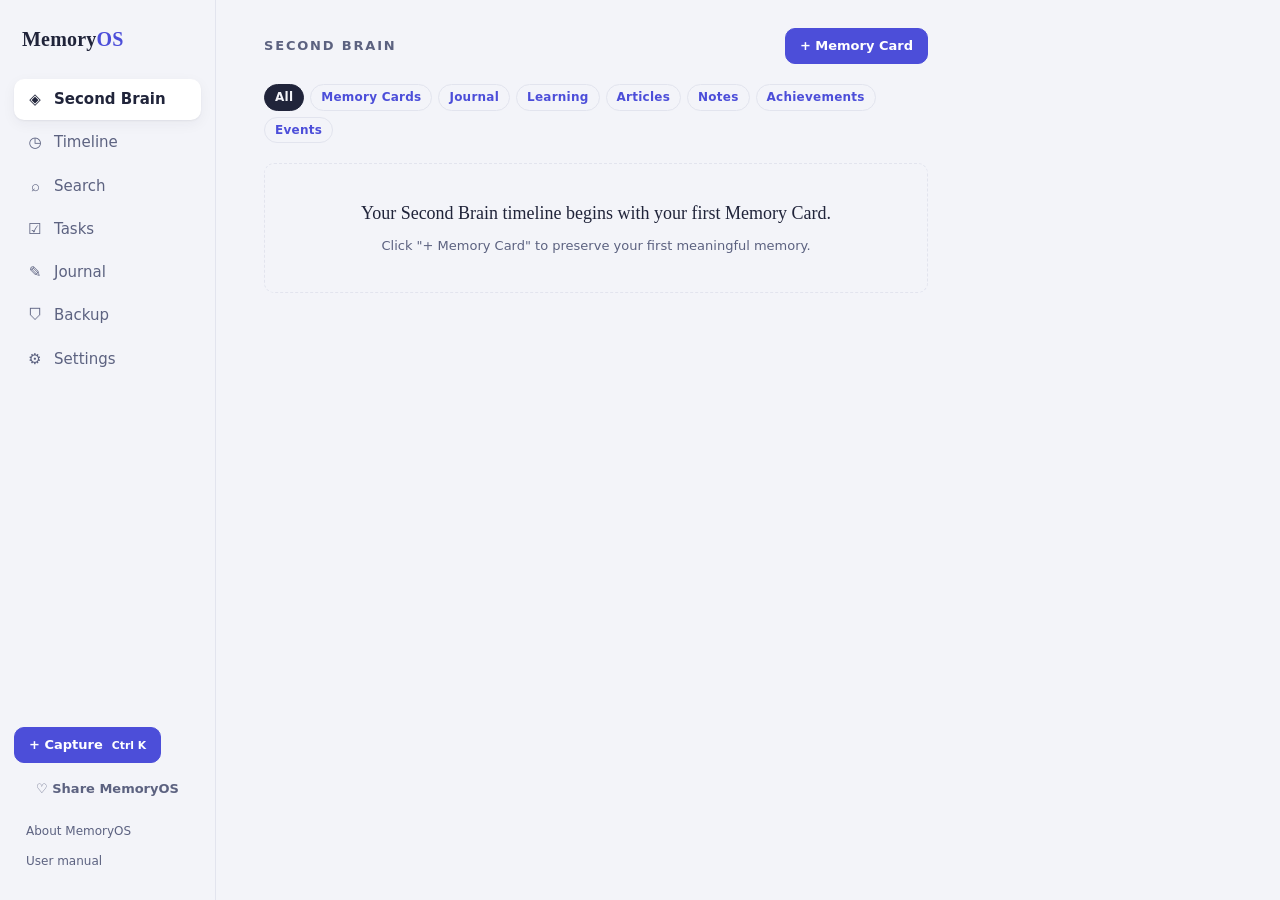
<file: index.html>
<!DOCTYPE html>
<html lang="en">
<head>
  <meta charset="utf-8" />
  <meta name="viewport" content="width=device-width, initial-scale=1, viewport-fit=cover" />
  <title>MemoryOS</title>
  <meta name="description" content="A local-first personal memory operating system. Capture, recall, and act on everything — your data never leaves your device." />
  <meta name="theme-color" content="#4c4ed9" />
  <link rel="manifest" href="./manifest.webmanifest" />
  <link rel="icon" href="./icons/icon-192.png" />
  <link rel="apple-touch-icon" href="./icons/icon-192.png" />
  <link rel="stylesheet" href="./css/app.css" />
  <link rel="stylesheet" href="./css/accessibility.css" />
</head>
<body>
  <div class="app">
    <aside class="sidebar">
      <h1 class="wordmark">Memory<b>OS</b></h1>
      <nav id="side-nav" aria-label="Views"></nav>
      <div class="capture-cta">
        <button id="capture-btn" class="btn btn-primary" type="button">
          + Capture &nbsp;<small>Ctrl K</small>
        </button>
        <button id="share-btn" class="btn btn-quiet share-cta" type="button">
          ♡ Share MemoryOS
        </button>
        <div id="side-links" class="side-links"></div>
      </div>
    </aside>

    <main>
      <div id="view-host"></div>
    </main>
  </div>

  <button id="fab" class="fab" type="button" aria-label="Quick capture">+</button>
  <nav id="tab-bar" class="tab-bar" aria-label="Views"></nav>

  <noscript>
    <p style="padding:24px;font-family:sans-serif">
      MemoryOS runs entirely on your device and needs JavaScript enabled.
    </p>
  </noscript>

  <script type="module" src="./js/app.js"></script>
</body>
</html>
</file>
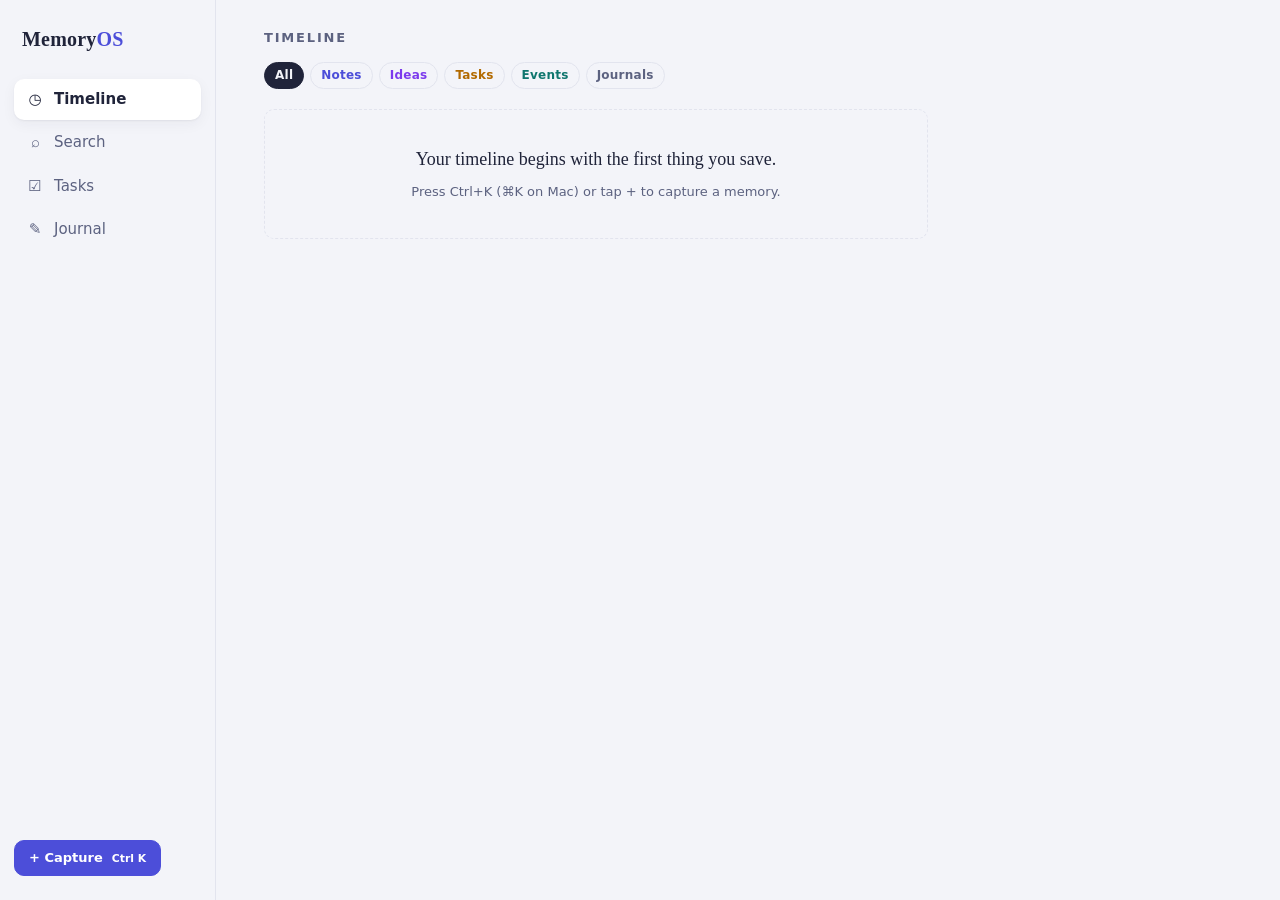
<file: memoryos/index.html>
<!DOCTYPE html>
<html lang="en">
<head>
  <meta charset="utf-8" />
  <meta name="viewport" content="width=device-width, initial-scale=1, viewport-fit=cover" />
  <title>MemoryOS</title>
  <meta name="description" content="A local-first personal memory operating system. Capture, recall, and act on everything — your data never leaves your device." />
  <meta name="theme-color" content="#4c4ed9" />
  <link rel="manifest" href="./manifest.webmanifest" />
  <link rel="icon" href="./icons/icon-192.png" />
  <link rel="apple-touch-icon" href="./icons/icon-192.png" />
  <link rel="stylesheet" href="./css/app.css" />
</head>
<body>
  <div class="app">
    <aside class="sidebar">
      <h1 class="wordmark">Memory<b>OS</b></h1>
      <nav id="side-nav" aria-label="Views"></nav>
      <div class="capture-cta">
        <button id="capture-btn" class="btn btn-primary" type="button">
          + Capture &nbsp;<small>Ctrl K</small>
        </button>
      </div>
    </aside>

    <main>
      <div id="view-host"></div>
    </main>
  </div>

  <button id="fab" class="fab" type="button" aria-label="Quick capture">+</button>
  <nav id="tab-bar" class="tab-bar" aria-label="Views"></nav>

  <noscript>
    <p style="padding:24px;font-family:sans-serif">
      MemoryOS runs entirely on your device and needs JavaScript enabled.
    </p>
  </noscript>

  <script type="module" src="./js/app.js"></script>
</body>
</html>
</file>
<file: css/app.css>
/* =====================================================================
   MemoryOS — app.css

   Design language: "an archive of a life."
   - Cool paper ground with indigo ink (deliberately not cream/terracotta).
   - Serif type is reserved for TIME alone: day headings and the journal.
     Everything functional is set in the system sans.
   - Signature element: the timeline spine — a vertical hairline with
     type-colored dots that memories hang from.
   - No webfonts: an offline-first PWA must not depend on a font CDN.
   ===================================================================== */

:root {
  /* palette */
  --paper: #f3f4f9;        /* cool paper ground */
  --surface: #ffffff;      /* cards, dialogs */
  --ink: #20243a;          /* primary text */
  --ink-soft: #5c6280;     /* secondary text */
  --line: #e2e4ee;         /* hairlines */
  --accent: #4c4ed9;       /* archive indigo */
  --accent-ink: #ffffff;

  /* type-coded hues (chips + spine dots) */
  --c-note: #4c4ed9;
  --c-idea: #7c3aed;
  --c-task: #b26a00;
  --c-event: #0f766e;
  --c-journal: #5c6280;
  --c-person: #be185d;
  --c-project: #15803d;

  /* type */
  --serif: "Iowan Old Style", "Palatino Linotype", Palatino, Georgia, serif;
  --sans: system-ui, -apple-system, "Segoe UI", Roboto, "Helvetica Neue", sans-serif;

  /* shape + rhythm */
  --radius: 10px;
  --gap: 16px;
  --shadow: 0 1px 2px rgba(32, 36, 58, 0.06), 0 4px 14px rgba(32, 36, 58, 0.05);
}

@media (prefers-color-scheme: dark) {
  :root {
    --paper: #14161f;
    --surface: #1d2030;
    --ink: #e8eaf6;
    --ink-soft: #9aa0bd;
    --line: #2c3046;
    --accent: #7e80f0;
    --accent-ink: #14161f;
    --c-note: #8a8cf2;
    --c-idea: #a78bfa;
    --c-task: #e0a44a;
    --c-event: #4cc4b6;
    --c-journal: #9aa0bd;
    --shadow: 0 1px 2px rgba(0, 0, 0, 0.35), 0 4px 14px rgba(0, 0, 0, 0.25);
  }
}

* { box-sizing: border-box; }

html, body {
  margin: 0;
  height: 100%;
}

body {
  background: var(--paper);
  color: var(--ink);
  font-family: var(--sans);
  font-size: 15px;
  line-height: 1.55;
  -webkit-font-smoothing: antialiased;
}

button { font: inherit; color: inherit; }

:focus-visible {
  outline: 2px solid var(--accent);
  outline-offset: 2px;
  border-radius: 4px;
}

@media (prefers-reduced-motion: reduce) {
  *, *::before, *::after { animation: none !important; transition: none !important; }
}

/* ------------------------------ shell ------------------------------ */

.app {
  display: grid;
  grid-template-columns: 216px 1fr;
  min-height: 100vh;
}

.sidebar {
  border-right: 1px solid var(--line);
  padding: 24px 14px;
  display: flex;
  flex-direction: column;
  gap: 24px;
  position: sticky;
  top: 0;
  height: 100vh;
}

.wordmark {
  font-family: var(--serif);
  font-size: 20px;
  letter-spacing: 0.01em;
  margin: 0 8px;
}
.wordmark b { color: var(--accent); font-weight: 700; }

#side-nav { display: flex; flex-direction: column; gap: 2px; }

.nav-item {
  display: flex;
  align-items: center;
  gap: 10px;
  padding: 9px 12px;
  border: 0;
  border-radius: var(--radius);
  background: transparent;
  color: var(--ink-soft);
  cursor: pointer;
  text-align: left;
}
.nav-item:hover { background: var(--line); color: var(--ink); }
.nav-item[aria-current="true"] {
  background: var(--surface);
  color: var(--ink);
  box-shadow: var(--shadow);
  font-weight: 600;
}
.nav-icon { width: 18px; text-align: center; }

.capture-cta {
  margin-top: auto;
}

main {
  padding: 28px clamp(16px, 4vw, 48px) 96px;
  max-width: 760px;
  width: 100%;
  justify-self: start;
}

.view-head { margin-bottom: 20px; display: flex; flex-direction: column; gap: 14px; }
.view-title {
  margin: 0;
  font-size: 13px;
  font-weight: 600;
  letter-spacing: 0.14em;
  text-transform: uppercase;
  color: var(--ink-soft);
}

/* ----------------------- the timeline spine ------------------------ */

.spine {
  position: relative;
  padding-left: 26px;
}
.spine::before {
  content: "";
  position: absolute;
  left: 7px;
  top: 6px;
  bottom: 6px;
  width: 1px;
  background: var(--line);
}

.spine-day { margin-bottom: 28px; }

.day-heading {
  font-family: var(--serif);
  font-weight: 600;
  font-size: 21px;
  margin: 0 0 12px;
  position: relative;
  display: flex;
  align-items: baseline;
  gap: 10px;
}
.spine .day-heading::before {
  content: "";
  position: absolute;
  left: -26px;
  top: 0.45em;
  width: 15px;
  height: 15px;
  border-radius: 50%;
  background: var(--paper);
  border: 1.5px solid var(--ink-soft);
}

.today-pill {
  font-family: var(--sans);
  font-size: 11px;
  font-weight: 600;
  letter-spacing: 0.08em;
  text-transform: uppercase;
  color: var(--accent-ink);
  background: var(--accent);
  border-radius: 999px;
  padding: 3px 9px;
  transform: translateY(-2px);
}

.spine-item { position: relative; margin-bottom: 12px; }
.spine-item::before {
  content: "";
  position: absolute;
  left: -23px;
  top: 22px;
  width: 9px;
  height: 9px;
  border-radius: 50%;
  background: var(--c-note);
}
.spine-item[data-type="idea"]::before { background: var(--c-idea); }
.spine-item[data-type="task"]::before { background: var(--c-task); }
.spine-item[data-type="event"]::before,
.spine-item[data-type="meeting"]::before { background: var(--c-event); }
.spine-item[data-type="journal"]::before { background: var(--c-journal); }
.spine-item[data-type="person"]::before { background: var(--c-person); }
.spine-item[data-type="project"]::before,
.spine-item[data-type="goal"]::before { background: var(--c-project); }

/* ------------------------------ cards ------------------------------ */

.card {
  background: var(--surface);
  border: 1px solid var(--line);
  border-radius: var(--radius);
  box-shadow: var(--shadow);
  padding: 14px 16px;
  margin-bottom: 12px;
  animation: card-in 220ms ease-out;
}
@keyframes card-in {
  from { opacity: 0; transform: translateY(4px); }
  to { opacity: 1; transform: none; }
}

.card-head {
  display: flex;
  justify-content: space-between;
  align-items: center;
  margin-bottom: 6px;
}
.card-time { font-size: 12px; color: var(--ink-soft); font-variant-numeric: tabular-nums; }

.card-title { margin: 0 0 4px; font-size: 16px; font-weight: 600; }
.card-title.is-done { text-decoration: line-through; color: var(--ink-soft); }
.card-body { margin: 0 0 8px; color: var(--ink-soft); white-space: pre-wrap; }

.card-tags { display: flex; flex-wrap: wrap; gap: 6px; margin-bottom: 8px; }

.card-actions { display: flex; gap: 8px; }

/* ------------------------------ chips ------------------------------ */

.chip {
  display: inline-flex;
  align-items: center;
  font-size: 12px;
  font-weight: 600;
  letter-spacing: 0.02em;
  padding: 3px 10px;
  border-radius: 999px;
  border: 1px solid var(--line);
  background: transparent;
  color: var(--c-note);
}
.chip[data-type="idea"] { color: var(--c-idea); }
.chip[data-type="task"] { color: var(--c-task); }
.chip[data-type="event"], .chip[data-type="meeting"] { color: var(--c-event); }
.chip[data-type="journal"] { color: var(--c-journal); }
.chip[data-type="person"] { color: var(--c-person); }
.chip[data-type="project"], .chip[data-type="goal"] { color: var(--c-project); }

.chip-tag { color: var(--ink-soft); }
button.chip { cursor: pointer; }
button.chip:hover { border-color: var(--ink-soft); }
.chip-select[aria-pressed="true"],
.chip-select[aria-checked="true"],
.chip-tag[aria-pressed="true"] {
  background: var(--ink);
  border-color: var(--ink);
  color: var(--paper);
}

.filter-row { display: flex; flex-wrap: wrap; gap: 6px; }

/* ----------------------------- buttons ----------------------------- */

.btn {
  border: 1px solid var(--line);
  border-radius: var(--radius);
  background: var(--surface);
  padding: 7px 14px;
  font-size: 13px;
  font-weight: 600;
  cursor: pointer;
}
.btn:hover { border-color: var(--ink-soft); }
.btn:disabled { opacity: 0.5; cursor: default; }

.btn-primary {
  background: var(--accent);
  border-color: var(--accent);
  color: var(--accent-ink);
}
.btn-primary:hover { filter: brightness(1.07); border-color: var(--accent); }

.btn-quiet { border-color: transparent; background: transparent; color: var(--ink-soft); }
.btn-quiet:hover { background: var(--line); color: var(--ink); border-color: transparent; }
.btn-danger:hover { color: #c0382b; }

.btn-status { color: var(--c-task); border-color: currentColor; }
.btn-status[data-status="in_progress"] { color: var(--accent); }
.btn-status[data-status="completed"] { color: var(--c-project); }

/* --------------------------- quick capture -------------------------- */

.capture {
  border: 1px solid var(--line);
  border-radius: 14px;
  background: var(--surface);
  color: var(--ink);
  box-shadow: 0 18px 50px rgba(15, 18, 35, 0.25);
  padding: 0;
  width: min(560px, calc(100vw - 32px));
}
.capture::backdrop { background: rgba(20, 22, 31, 0.45); }
.capture-inner { padding: 18px; display: flex; flex-direction: column; gap: 12px; }
.capture-types { display: flex; gap: 6px; flex-wrap: wrap; }

.capture-text {
  width: 100%;
  border: 1px solid var(--line);
  border-radius: var(--radius);
  background: var(--paper);
  color: var(--ink);
  font: inherit;
  padding: 12px;
  resize: vertical;
  min-height: 96px;
  -webkit-text-fill-color: var(--ink);
  caret-color: var(--accent);
}
.capture-foot { display: flex; justify-content: space-between; align-items: center; gap: 12px; }
.capture-hint { margin: 0; font-size: 12px; color: var(--ink-soft); }

/* ------------------------------ search ------------------------------ */

.search-input {
  width: 100%;
  border: 1px solid var(--line);
  border-radius: var(--radius);
  background: var(--surface);
  color: var(--ink);
  -webkit-text-fill-color: var(--ink);
  caret-color: var(--accent);
  font: inherit;
  font-size: 16px;
  padding: 12px 14px;
}
.search-input::placeholder {
  color: var(--ink-soft);
  -webkit-text-fill-color: var(--ink-soft);
  opacity: 1;
}
.search-input:focus {
  outline: 2px solid var(--accent);
  outline-offset: 1px;
  border-color: var(--accent);
}
.search-filters { display: flex; flex-direction: column; gap: 8px; margin-bottom: 18px; }
.result-count { color: var(--ink-soft); font-size: 13px; margin: 0 0 10px; }

/* ------------------------------- tasks ------------------------------ */

.task-board { display: grid; grid-template-columns: repeat(3, 1fr); gap: var(--gap); }
.column-heading {
  font-size: 12px;
  font-weight: 600;
  letter-spacing: 0.12em;
  text-transform: uppercase;
  color: var(--ink-soft);
  margin: 0 0 10px;
  display: flex;
  gap: 8px;
  align-items: center;
}
.column-count {
  background: var(--line);
  border-radius: 999px;
  padding: 1px 8px;
  font-variant-numeric: tabular-nums;
}
.column-empty { color: var(--ink-soft); font-size: 13px; }

/* ------------------------------ journal ----------------------------- */

.journal-nav { display: flex; align-items: center; gap: 10px; }
.journal-heading { font-size: 26px; margin: 0; }
.journal-arrow { font-size: 18px; line-height: 1; padding: 4px 12px; }

.journal-text {
  width: 100%;
  border: 1px solid var(--line);
  border-radius: var(--radius);
  background: var(--surface);
  color: var(--ink);
  font-family: var(--serif);
  font-size: 16px;
  line-height: 1.7;
  padding: 14px;
  resize: vertical;
  -webkit-text-fill-color: var(--ink);
  caret-color: var(--accent);
}
.journal-save { min-height: 1.2em; margin: 4px 0 0; font-size: 12px; color: var(--ink-soft); }

.journal-section { margin-bottom: 26px; }
.section-heading {
  font-size: 12px;
  font-weight: 600;
  letter-spacing: 0.12em;
  text-transform: uppercase;
  color: var(--ink-soft);
  margin: 0 0 10px;
}

/* --------------------------- empty states --------------------------- */

.empty {
  border: 1px dashed var(--line);
  border-radius: var(--radius);
  padding: 36px 24px;
  text-align: center;
  display: flex;
  flex-direction: column;
  align-items: center;
  gap: 8px;
}
.empty-message { margin: 0; font-family: var(--serif); font-size: 18px; }
.empty-hint { margin: 0; color: var(--ink-soft); font-size: 13px; }

/* ----------------------------- mobile ------------------------------- */

.fab {
  display: none;
  position: fixed;
  right: 18px;
  bottom: 76px;
  width: 54px;
  height: 54px;
  border-radius: 50%;
  border: 0;
  background: var(--accent);
  color: var(--accent-ink);
  font-size: 26px;
  line-height: 1;
  box-shadow: 0 6px 18px rgba(32, 36, 58, 0.3);
  cursor: pointer;
  z-index: 30;
}

.tab-bar {
  display: none;
  position: fixed;
  inset: auto 0 0 0;
  background: var(--surface);
  border-top: 1px solid var(--line);
  z-index: 20;
  padding-bottom: env(safe-area-inset-bottom);
}

.tab-item {
  flex: 1;
  display: flex;
  flex-direction: column;
  align-items: center;
  gap: 2px;
  padding: 8px 0 6px;
  border: 0;
  background: transparent;
  color: var(--ink-soft);
  font-size: 11px;
  cursor: pointer;
}
.tab-item[aria-current="true"] { color: var(--accent); font-weight: 600; }
.tab-icon { font-size: 17px; line-height: 1; }
.tab-capture { display: none; }

@media (max-width: 719px) {
  .app { grid-template-columns: 1fr; }
  .sidebar { display: none; }
  main { padding-top: 18px; padding-bottom: 120px; }
  .tab-bar { display: flex; }
  .fab { display: block; }
  .task-board { grid-template-columns: 1fr; }
  .journal-heading { font-size: 22px; }
}

/* ============================ v0.2 additions ============================ */

/* --------------------------- rewards panel --------------------------- */

.rewards {
  background: var(--surface);
  border: 1px solid var(--line);
  border-radius: var(--radius);
  box-shadow: var(--shadow);
  padding: 14px 16px;
  margin-bottom: 20px;
}
.rewards-row {
  display: flex;
  align-items: baseline;
  gap: 14px;
  flex-wrap: wrap;
}
.rewards-level { font-family: var(--serif); font-size: 18px; font-weight: 600; }
.rewards-streak { color: var(--c-task); font-weight: 600; font-size: 13px; }
.rewards-points { color: var(--ink-soft); font-size: 13px; margin-top: 2px; }
.rewards-today { color: var(--c-project); font-weight: 600; }
.rewards-next { margin-left: auto; }

.level-bar {
  margin-top: 10px;
  height: 6px;
  border-radius: 999px;
  background: var(--line);
  overflow: hidden;
}
.level-fill {
  height: 100%;
  border-radius: 999px;
  background: linear-gradient(90deg, var(--accent), var(--c-idea));
  transition: width 400ms ease;
}

/* ------------------------- due / reminder UI ------------------------- */

.due-control { display: inline-flex; align-items: center; gap: 4px; }

.due-badge {
  font-size: 12px;
  font-weight: 600;
  color: var(--ink-soft);
  border: 1px solid var(--line);
  border-radius: 999px;
  padding: 3px 10px;
  font-variant-numeric: tabular-nums;
}
.due-badge.overdue {
  color: #c0382b;
  border-color: currentColor;
}
.due-clear { padding: 2px 8px; font-size: 15px; line-height: 1; }

.due-input {
  border: 1px solid var(--line);
  border-radius: var(--radius);
  background: var(--surface);
  color: var(--ink);
  -webkit-text-fill-color: var(--ink);
  caret-color: var(--accent);
  font: inherit;
  font-size: 13px;
  padding: 5px 8px;
}
.due-set { padding: 5px 12px; }

/* ------------------------------- toasts ------------------------------ */

.toast-host {
  position: fixed;
  left: 50%;
  bottom: 84px;
  transform: translateX(-50%);
  display: flex;
  flex-direction: column;
  align-items: center;
  gap: 8px;
  z-index: 60;
  pointer-events: none;
}
.toast {
  background: var(--ink);
  color: var(--paper);
  font-size: 14px;
  font-weight: 600;
  border-radius: 999px;
  padding: 10px 18px;
  box-shadow: 0 8px 24px rgba(15, 18, 35, 0.3);
  animation: toast-in 240ms ease-out;
  max-width: min(420px, calc(100vw - 32px));
}
.toast-accent { background: var(--accent); color: var(--accent-ink); }
.toast-out { opacity: 0; transition: opacity 280ms ease; }
@keyframes toast-in {
  from { opacity: 0; transform: translateY(10px); }
  to { opacity: 1; transform: none; }
}

/* ------------------------------ confetti ----------------------------- */

.confetti-host {
  position: fixed;
  inset: 0;
  overflow: hidden;
  pointer-events: none;
  z-index: 55;
}
.confetti {
  position: absolute;
  left: 50%;
  top: 38%;
  width: 9px;
  height: 13px;
  animation: confetti-fly 1.3s cubic-bezier(0.2, 0.6, 0.4, 1) var(--delay, 0ms) forwards;
  opacity: 0;
}
@keyframes confetti-fly {
  0% { opacity: 1; transform: translate(0, 0) rotate(0deg); }
  100% { opacity: 0; transform: translate(var(--dx, 0px), 62vh) rotate(var(--rot, 360deg)); }
}

/* --------------------------- backup view ---------------------------- */

.backup-status {
  background: var(--surface);
  border: 1px solid var(--line);
  border-left: 4px solid var(--c-project);
  border-radius: var(--radius);
  box-shadow: var(--shadow);
  padding: 14px 16px;
  margin-bottom: 18px;
}
.backup-status[data-tone="stale"] { border-left-color: var(--c-task); }
.backup-status[data-tone="neutral"] { border-left-color: var(--line); }
.backup-line { margin: 0; font-family: var(--serif); font-size: 18px; }
.backup-sub { margin: 4px 0 0; color: var(--ink-soft); font-size: 13px; }

.backup-actions { display: flex; flex-direction: column; gap: 10px; margin-bottom: 26px; }
.backup-big { padding: 13px 18px; font-size: 15px; text-align: center; }
.backup-hint { margin: 0 0 10px; color: var(--ink-soft); font-size: 13px; line-height: 1.6; }

/* attention dot on the Backup nav item when backups are stale */
[data-view="backup"] { position: relative; }
[data-view="backup"][data-attention]::after {
  content: "";
  position: absolute;
  top: 7px;
  right: 9px;
  width: 8px;
  height: 8px;
  border-radius: 50%;
  background: var(--c-task);
  border: 2px solid var(--paper);
}

/* ----------------------------- share UI ----------------------------- */

.share-cta { width: 100%; margin-top: 8px; }
.share-title { margin: 0; font-family: var(--serif); font-size: 20px; }
.share-grid {
  display: grid;
  grid-template-columns: repeat(2, 1fr);
  gap: 8px;
}
.share-link {
  text-align: center;
  text-decoration: none;
  display: block;
}

/* ------------------------- about + manual ------------------------- */

.side-links { display: flex; flex-direction: column; gap: 2px; margin-top: 10px; }
.side-link {
  border: 0;
  background: transparent;
  color: var(--ink-soft);
  font-size: 12px;
  text-align: left;
  padding: 5px 12px;
  border-radius: var(--radius);
  cursor: pointer;
}
.side-link:hover { background: var(--line); color: var(--ink); }
.side-link[aria-current="true"] { color: var(--accent); font-weight: 600; }

.about-thesis {
  font-family: var(--serif);
  font-size: 24px;
  line-height: 1.4;
  margin: 0 0 26px;
}
.about-text { margin: 0 0 12px; line-height: 1.7; }
.about-actions { display: flex; gap: 10px; flex-wrap: wrap; margin-top: 6px; }

.manual-content h1 { font-family: var(--serif); font-size: 26px; margin: 0 0 14px; }
.manual-content h2 {
  font-family: var(--serif);
  font-size: 21px;
  margin: 30px 0 10px;
}
.manual-content h3 { font-size: 15px; margin: 18px 0 8px; }
.manual-content p { margin: 0 0 12px; line-height: 1.7; }
.manual-content ul { margin: 0 0 12px; padding-left: 22px; }
.manual-content li { margin-bottom: 6px; line-height: 1.6; }
.manual-content hr { border: 0; border-top: 1px solid var(--line); margin: 24px 0; }
.manual-content code {
  background: var(--line);
  border-radius: 4px;
  padding: 1px 5px;
  font-size: 0.9em;
}
.manual-content em { font-style: italic; }

/* ----------------------------- app lock ----------------------------- */

.lock-screen {
  position: fixed;
  inset: 0;
  background: var(--paper);
  display: flex;
  align-items: center;
  justify-content: center;
  z-index: 100;
  padding: 20px;
}
.lock-card {
  width: min(380px, 100%);
  background: var(--surface);
  border: 1px solid var(--line);
  border-radius: 14px;
  box-shadow: var(--shadow);
  padding: 28px 24px;
  display: flex;
  flex-direction: column;
  gap: 12px;
  text-align: center;
}
.lock-title { font-family: var(--serif); font-size: 20px; margin: 0; }
.lock-line { margin: 0; color: var(--ink-soft); font-size: 14px; line-height: 1.6; }
.lock-input {
  border: 1px solid var(--line);
  border-radius: var(--radius);
  background: var(--paper);
  color: var(--ink);
  font: inherit;
  font-size: 16px;
  padding: 11px 12px;
  text-align: center;
  -webkit-text-fill-color: var(--ink);
  caret-color: var(--accent);
}
.lock-btn { padding: 11px; }
.lock-error { margin: 0; min-height: 1.2em; color: #c0382b; font-size: 13px; }
.lock-hint { margin: 0; color: var(--ink-soft); font-size: 13px; }
.lock-code {
  font-family: ui-monospace, "SF Mono", Consolas, monospace;
  font-size: 22px;
  letter-spacing: 0.06em;
  background: var(--paper);
  border: 1px dashed var(--line);
  border-radius: var(--radius);
  padding: 12px;
  margin: 0;
  user-select: all;
}
.lock-ack { font-size: 13px; color: var(--ink-soft); display: flex; gap: 8px; align-items: center; justify-content: center; }
.lock-form { display: flex; flex-direction: column; gap: 8px; align-items: flex-start; margin-top: 8px; }
.lock-form-input { width: min(320px, 100%); font-size: 14px; padding: 8px 10px; }
.lock-form .lock-code { font-size: 18px; }

/* ================================================================
   Project Mnemosyne — Second Brain Timeline + Memory Cards
   ================================================================ */

/* ----------------------- stats bar ----------------------- */

.sb-stats {
  display: flex;
  flex-wrap: wrap;
  gap: 16px;
  padding: 10px 0 18px;
  border-bottom: 1px solid var(--line);
  margin-bottom: 18px;
  font-size: 13px;
  color: var(--ink-soft);
}
.sb-stat strong { color: var(--ink); font-size: 17px; margin-right: 3px; }

/* ------------------- today's context -------------------- */

.ctx-widget {
  background: var(--surface);
  border: 1px solid var(--line);
  border-left: 4px solid var(--accent);
  border-radius: var(--radius);
  padding: 16px;
  margin-bottom: 22px;
  box-shadow: var(--shadow);
}
.ctx-widget-title {
  font-size: 11px;
  font-weight: 700;
  letter-spacing: 0.14em;
  text-transform: uppercase;
  color: var(--accent);
  margin: 0 0 14px;
}
.ctx-section { margin-bottom: 14px; }
.ctx-section:last-child { margin-bottom: 0; }
.ctx-heading {
  font-size: 11px;
  font-weight: 600;
  letter-spacing: 0.1em;
  text-transform: uppercase;
  color: var(--ink-soft);
  margin: 0 0 8px;
}
.ctx-item {
  display: flex;
  align-items: flex-start;
  gap: 10px;
  padding: 6px 0;
  border-top: 1px solid var(--line);
}
.ctx-clickable { cursor: pointer; }
.ctx-clickable:hover .ctx-body strong { color: var(--accent); }
.ctx-icon { font-size: 16px; line-height: 1.4; flex-shrink: 0; }
.ctx-body { display: flex; flex-direction: column; gap: 2px; }
.ctx-meta { font-size: 12px; color: var(--ink-soft); }
.ctx-quote {
  font-family: var(--serif);
  font-style: italic;
  font-size: 15px;
  border-left: 3px solid var(--accent);
  padding-left: 12px;
  margin: 6px 0 0;
  color: var(--ink);
}
.ctx-quote cite { display: block; font-size: 12px; color: var(--ink-soft); margin-top: 4px; font-style: normal; }

/* ------------------- category filters ------------------- */

.sb-filters { margin-bottom: 20px; }

/* --------------------- timeline spine ------------------- */

.sb-timeline { display: flex; flex-direction: column; gap: 0; }

.sb-month { margin-bottom: 30px; }
.sb-month-heading {
  font-family: var(--serif);
  font-size: 20px;
  font-weight: 600;
  margin: 0 0 14px;
  padding-bottom: 8px;
  border-bottom: 1px solid var(--line);
  color: var(--ink);
}

/* ------------------- timeline entries ------------------- */

.sb-entry {
  background: var(--surface);
  border: 1px solid var(--line);
  border-radius: var(--radius);
  padding: 14px 16px;
  margin-bottom: 12px;
  box-shadow: var(--shadow);
  animation: card-in 220ms ease-out;
}
.sb-entry.sb-milestone {
  border-left: 4px solid var(--c-task);
  background: linear-gradient(135deg, var(--surface) 80%, color-mix(in srgb, var(--c-task) 6%, var(--surface)));
}

.sb-entry-head {
  display: flex;
  align-items: center;
  gap: 8px;
  margin-bottom: 6px;
  flex-wrap: wrap;
}
.sb-day { font-size: 12px; color: var(--ink-soft); font-variant-numeric: tabular-nums; }
.sb-importance { font-size: 11px; font-weight: 700; letter-spacing: 0.05em; margin-left: auto; }

.sb-entry-title { margin: 0 0 6px; font-size: 16px; font-weight: 600; }
.sb-entry-body { margin: 0 0 8px; color: var(--ink-soft); line-height: 1.55; }

.sb-extra {
  display: flex;
  align-items: baseline;
  gap: 6px;
  font-size: 13px;
  color: var(--ink-soft);
  margin: 4px 0;
}
.sb-extra-icon { font-size: 14px; }
.sb-extra-label { font-size: 11px; font-weight: 600; letter-spacing: 0.08em; text-transform: uppercase; color: var(--ink-soft); margin: 8px 0 4px; }

.sb-media-refs { margin: 6px 0 4px; }
.sb-media-chip {
  display: inline-flex;
  align-items: center;
  gap: 4px;
  font-size: 12px;
  background: var(--paper);
  border: 1px solid var(--line);
  border-radius: var(--radius);
  padding: 3px 8px;
  margin: 2px 4px 2px 0;
  color: var(--ink-soft);
}

.sb-reflection {
  font-family: var(--serif);
  font-style: italic;
  font-size: 14px;
  border-left: 3px solid var(--accent);
  padding-left: 10px;
  margin: 8px 0 4px;
  color: var(--ink);
}

.sb-entry-actions {
  display: flex;
  gap: 8px;
  margin-top: 10px;
  padding-top: 8px;
  border-top: 1px solid var(--line);
}

/* ------------------- Memory Card dialog ------------------- */

.mc-dialog {
  border: 1px solid var(--line);
  border-radius: 14px;
  background: var(--surface);
  color: var(--ink);
  box-shadow: 0 24px 64px rgba(15, 18, 35, 0.3);
  padding: 0;
  width: min(640px, calc(100vw - 24px));
  max-height: 90vh;
  overflow: hidden;
}
.mc-dialog::backdrop { background: rgba(20, 22, 31, 0.5); }
.mc-inner {
  display: flex;
  flex-direction: column;
  max-height: 90vh;
}
.mc-header {
  padding: 20px 22px 14px;
  border-bottom: 1px solid var(--line);
  flex-shrink: 0;
}
.mc-title { font-family: var(--serif); font-size: 22px; margin: 0 0 4px; }
.mc-subtitle { margin: 0; font-size: 13px; color: var(--ink-soft); }
.mc-form {
  padding: 16px 22px;
  overflow-y: auto;
  flex: 1;
  display: flex;
  flex-direction: column;
  gap: 12px;
}
.mc-field { display: flex; flex-direction: column; gap: 4px; }
.mc-label { font-size: 12px; font-weight: 600; letter-spacing: 0.06em; text-transform: uppercase; color: var(--ink-soft); }
.mc-section-label {
  font-size: 12px;
  font-weight: 600;
  letter-spacing: 0.06em;
  text-transform: uppercase;
  color: var(--ink-soft);
  margin-top: 4px;
}
.mc-media-list { display: flex; flex-direction: column; gap: 6px; }
.mc-media-ref {
  display: flex;
  align-items: center;
  gap: 8px;
  background: var(--paper);
  border: 1px solid var(--line);
  border-radius: var(--radius);
  padding: 7px 10px;
  font-size: 13px;
}
.mc-media-icon { font-size: 16px; flex-shrink: 0; }
.mc-media-label { flex: 1; color: var(--ink-soft); }
.mc-add-media { font-size: 13px; align-self: flex-start; }
.mc-hint { font-size: 12px; color: var(--ink-soft); margin: 2px 0 0; line-height: 1.5; }
.mc-privacy { color: var(--c-project); }
.mc-foot {
  display: flex;
  justify-content: flex-end;
  gap: 10px;
  padding: 14px 22px;
  border-top: 1px solid var(--line);
  flex-shrink: 0;
}
.mc-save { min-width: 140px; }
.mc-fab-btn { white-space: nowrap; }

/* Mini card overlay (media ref editor) */
.mc-overlay {
  position: fixed;
  inset: 0;
  background: rgba(20, 22, 31, 0.5);
  display: flex;
  align-items: center;
  justify-content: center;
  z-index: 110;
  padding: 20px;
}
.mc-mini-card {
  background: var(--surface);
  border: 1px solid var(--line);
  border-radius: 14px;
  padding: 22px;
  width: min(480px, 100%);
  display: flex;
  flex-direction: column;
  gap: 12px;
  box-shadow: 0 18px 50px rgba(15, 18, 35, 0.3);
}

/* Second Brain capture button in top-right */
.view-head { flex-direction: row; justify-content: space-between; align-items: center; flex-wrap: wrap; gap: 10px; }

@media (max-width: 719px) {
  .mc-fab-btn { font-size: 13px; padding: 8px 12px; }
  .sb-month-heading { font-size: 17px; }
}

/* ----------------------- journal actions ----------------------- */
.journal-head { flex-direction: column; align-items: stretch; gap: 10px; }
.journal-nav { display: flex; align-items: center; gap: 10px; }
.journal-actions { display: flex; gap: 8px; flex-wrap: wrap; }

/* ---- journal-specific Second Brain fixes ---- */
.sb-entry-empty { font-style: italic; opacity: 0.6; }

/* ------------------- memory detail (read view) ------------------- */
.md-card {
  width: min(560px, 100%);
  max-height: min(88vh, 760px);
  overflow-y: auto;
  gap: 14px;
  text-align: left;
  position: relative;
}
.md-close {
  position: absolute; top: 8px; right: 10px;
  border: none; background: transparent; color: var(--ink-soft);
  font-size: 24px; line-height: 1; cursor: pointer; padding: 4px 8px; border-radius: 8px;
}
.md-close:hover { background: var(--line); color: var(--ink); }
.md-meta { display: flex; align-items: center; gap: 10px; flex-wrap: wrap; margin-bottom: 6px; }
.md-date { font-size: 12.5px; color: var(--ink-soft); }
.md-title { font-family: var(--serif); font-size: 22px; margin: 0; padding-right: 28px; line-height: 1.25; }
.md-content { white-space: pre-wrap; word-break: break-word; font-size: 15px; line-height: 1.65; color: var(--ink); }
.md-empty { font-size: 14px; color: var(--ink-soft); font-style: italic; margin: 0; }
.md-row { display: flex; gap: 10px; font-size: 14px; }
.md-row-label { color: var(--ink-soft); min-width: 86px; flex-shrink: 0; }
.md-row-value { color: var(--ink); }
.md-section { display: flex; flex-direction: column; gap: 6px; }
.md-label { font-size: 12px; color: var(--ink-soft); margin: 0; text-transform: uppercase; letter-spacing: 0.04em; }
.md-media { font-size: 13.5px; background: var(--paper); border: 1px solid var(--line); border-radius: 8px; padding: 6px 10px; color: var(--ink); word-break: break-word; }
.md-media-link { text-decoration: none; display: inline-block; }
.md-media-link:hover { border-color: var(--accent); color: var(--accent); }
.md-media-open { color: var(--accent); }
.md-reflection { margin: 0; padding: 10px 14px; border-left: 3px solid var(--accent); background: var(--paper); border-radius: 0 var(--radius) var(--radius) 0; font-family: var(--serif); font-size: 15px; line-height: 1.5; }
.md-tags { margin-top: 2px; }
.md-foot { display: flex; align-items: center; justify-content: space-between; gap: 10px; }
.md-foot-right { display: flex; gap: 8px; }

/* clickable cards open the detail view */
.sb-entry-main { cursor: pointer; border-radius: var(--radius); }
.sb-entry-main:focus-visible { outline: 2px solid var(--accent); outline-offset: 2px; }
.card-openable { cursor: pointer; }
.card-openable:hover { color: var(--accent); }
.card-title.card-openable:focus-visible,
.card-body.card-openable:focus-visible { outline: 2px solid var(--accent); outline-offset: 2px; border-radius: 4px; }

@media (max-width: 719px) {
  .md-foot { flex-direction: column-reverse; align-items: stretch; }
  .md-foot-right { flex-direction: column-reverse; }
}

/* ------------------- update / resume banners ------------------- */
.app-banner {
  position: fixed;
  left: 50%;
  bottom: 18px;
  transform: translateX(-50%);
  z-index: 1000;
  width: min(460px, calc(100vw - 24px));
  background: var(--card, var(--paper));
  border: 1px solid var(--line);
  border-radius: 14px;
  box-shadow: var(--shadow);
  animation: banner-rise 0.25s ease;
}
@keyframes banner-rise { from { opacity: 0; transform: translate(-50%, 12px); } to { opacity: 1; transform: translate(-50%, 0); } }
.app-banner-inner { display: flex; gap: 12px; padding: 14px 16px; }
.app-banner-icon { font-size: 20px; color: var(--accent); flex-shrink: 0; line-height: 1.4; }
.app-banner-body { display: flex; flex-direction: column; gap: 4px; min-width: 0; }
.app-banner-title { font-size: 14.5px; }
.app-banner-text { margin: 0; font-size: 13px; color: var(--ink-soft); line-height: 1.5; }
.app-banner-actions { display: flex; flex-wrap: wrap; gap: 8px; margin-top: 8px; }
.app-banner-actions .btn { font-size: 13px; padding: 7px 12px; }
@media (max-width: 540px) {
  .app-banner { bottom: 74px; } /* clear the mobile tab bar */
  .app-banner-actions { width: 100%; }
}
</file>
<file: css/accessibility.css>
/* MemoryOS — accessibility.css
   Settings screen styling plus high-contrast and line-spacing modes. */

.settings { display: flex; flex-direction: column; }
.settings-section { padding: 18px 0; border-bottom: 1px solid var(--line); }
.settings-section:last-child { border-bottom: none; }
.section-heading { font-family: var(--serif); font-size: 18px; margin: 0 0 6px; }
.settings-hint { font-size: 13.5px; color: var(--ink-soft); margin: 0 0 12px; line-height: 1.5; }

.font-size-options { display: flex; flex-wrap: wrap; gap: 8px; align-items: center; }
.font-size-btn {
  border: 1px solid var(--line);
  background: var(--paper);
  color: var(--ink);
  border-radius: var(--radius);
  padding: 8px 16px;
  cursor: pointer;
  line-height: 1.2;
}
.font-size-btn:hover { border-color: var(--accent); }
.font-size-btn[aria-pressed="true"] {
  border-color: var(--accent);
  background: var(--accent);
  color: var(--accent-ink);
  font-weight: 600;
}

.spacing-options { display: flex; flex-wrap: wrap; gap: 8px; }
.settings-radio, .settings-checkbox {
  display: flex; align-items: flex-start; gap: 10px;
  padding: 10px 14px;
  border: 1px solid var(--line); border-radius: var(--radius);
  background: var(--paper); cursor: pointer;
}
.settings-radio:hover, .settings-checkbox:hover { border-color: var(--accent); }
.settings-radio input, .settings-checkbox input {
  margin-top: 2px; width: 18px; height: 18px; accent-color: var(--accent); flex-shrink: 0;
}
.radio-label, .checkbox-label { display: flex; flex-direction: column; gap: 2px; }
.radio-label strong, .checkbox-label strong { font-size: 14.5px; color: var(--ink); }
.checkbox-label small { font-size: 12.5px; color: var(--ink-soft); }

.settings-preview {
  padding: 14px 16px;
  background: var(--paper);
  border: 1px dashed var(--line);
  border-radius: var(--radius);
}
.settings-preview p { margin: 0 0 6px; color: var(--ink); }
.settings-preview p:last-child { margin: 0; }
.settings-preview-soft { color: var(--ink-soft) !important; font-size: 13px; }

.settings-danger { padding-top: 14px; }

/* ---- High contrast: stronger text + borders ---- */
.high-contrast { --ink: #000000; --ink-soft: #1a1a1a; --line: #4a4f63; }
@media (prefers-color-scheme: dark) {
  .high-contrast { --ink: #ffffff; --ink-soft: #e8eaf6; --line: #9aa0bd; }
}
.high-contrast .card,
.high-contrast .sb-entry,
.high-contrast .nav-item,
.high-contrast .settings-radio,
.high-contrast .settings-checkbox,
.high-contrast .font-size-btn { border-width: 2px; }

/* ---- Line spacing modes ---- */
.spacing-relaxed body,
.spacing-relaxed .card-body,
.spacing-relaxed .md-content,
.spacing-relaxed .journal-text,
.spacing-relaxed p { line-height: 1.8 !important; }
.spacing-spacious body,
.spacing-spacious .card-body,
.spacing-spacious .md-content,
.spacing-spacious .journal-text,
.spacing-spacious p { line-height: 2.05 !important; }
</file>
<file: memoryos/css/app.css>
/* =====================================================================
   MemoryOS — app.css

   Design language: "an archive of a life."
   - Cool paper ground with indigo ink (deliberately not cream/terracotta).
   - Serif type is reserved for TIME alone: day headings and the journal.
     Everything functional is set in the system sans.
   - Signature element: the timeline spine — a vertical hairline with
     type-colored dots that memories hang from.
   - No webfonts: an offline-first PWA must not depend on a font CDN.
   ===================================================================== */

:root {
  /* palette */
  --paper: #f3f4f9;        /* cool paper ground */
  --surface: #ffffff;      /* cards, dialogs */
  --ink: #20243a;          /* primary text */
  --ink-soft: #5c6280;     /* secondary text */
  --line: #e2e4ee;         /* hairlines */
  --accent: #4c4ed9;       /* archive indigo */
  --accent-ink: #ffffff;

  /* type-coded hues (chips + spine dots) */
  --c-note: #4c4ed9;
  --c-idea: #7c3aed;
  --c-task: #b26a00;
  --c-event: #0f766e;
  --c-journal: #5c6280;
  --c-person: #be185d;
  --c-project: #15803d;

  /* type */
  --serif: "Iowan Old Style", "Palatino Linotype", Palatino, Georgia, serif;
  --sans: system-ui, -apple-system, "Segoe UI", Roboto, "Helvetica Neue", sans-serif;

  /* shape + rhythm */
  --radius: 10px;
  --gap: 16px;
  --shadow: 0 1px 2px rgba(32, 36, 58, 0.06), 0 4px 14px rgba(32, 36, 58, 0.05);
}

@media (prefers-color-scheme: dark) {
  :root {
    --paper: #14161f;
    --surface: #1d2030;
    --ink: #e8eaf6;
    --ink-soft: #9aa0bd;
    --line: #2c3046;
    --accent: #7e80f0;
    --accent-ink: #14161f;
    --c-note: #8a8cf2;
    --c-idea: #a78bfa;
    --c-task: #e0a44a;
    --c-event: #4cc4b6;
    --c-journal: #9aa0bd;
    --shadow: 0 1px 2px rgba(0, 0, 0, 0.35), 0 4px 14px rgba(0, 0, 0, 0.25);
  }
}

* { box-sizing: border-box; }

html, body {
  margin: 0;
  height: 100%;
}

body {
  background: var(--paper);
  color: var(--ink);
  font-family: var(--sans);
  font-size: 15px;
  line-height: 1.55;
  -webkit-font-smoothing: antialiased;
}

button { font: inherit; color: inherit; }

:focus-visible {
  outline: 2px solid var(--accent);
  outline-offset: 2px;
  border-radius: 4px;
}

@media (prefers-reduced-motion: reduce) {
  *, *::before, *::after { animation: none !important; transition: none !important; }
}

/* ------------------------------ shell ------------------------------ */

.app {
  display: grid;
  grid-template-columns: 216px 1fr;
  min-height: 100vh;
}

.sidebar {
  border-right: 1px solid var(--line);
  padding: 24px 14px;
  display: flex;
  flex-direction: column;
  gap: 24px;
  position: sticky;
  top: 0;
  height: 100vh;
}

.wordmark {
  font-family: var(--serif);
  font-size: 20px;
  letter-spacing: 0.01em;
  margin: 0 8px;
}
.wordmark b { color: var(--accent); font-weight: 700; }

#side-nav { display: flex; flex-direction: column; gap: 2px; }

.nav-item {
  display: flex;
  align-items: center;
  gap: 10px;
  padding: 9px 12px;
  border: 0;
  border-radius: var(--radius);
  background: transparent;
  color: var(--ink-soft);
  cursor: pointer;
  text-align: left;
}
.nav-item:hover { background: var(--line); color: var(--ink); }
.nav-item[aria-current="true"] {
  background: var(--surface);
  color: var(--ink);
  box-shadow: var(--shadow);
  font-weight: 600;
}
.nav-icon { width: 18px; text-align: center; }

.capture-cta {
  margin-top: auto;
}

main {
  padding: 28px clamp(16px, 4vw, 48px) 96px;
  max-width: 760px;
  width: 100%;
  justify-self: start;
}

.view-head { margin-bottom: 20px; display: flex; flex-direction: column; gap: 14px; }
.view-title {
  margin: 0;
  font-size: 13px;
  font-weight: 600;
  letter-spacing: 0.14em;
  text-transform: uppercase;
  color: var(--ink-soft);
}

/* ----------------------- the timeline spine ------------------------ */

.spine {
  position: relative;
  padding-left: 26px;
}
.spine::before {
  content: "";
  position: absolute;
  left: 7px;
  top: 6px;
  bottom: 6px;
  width: 1px;
  background: var(--line);
}

.spine-day { margin-bottom: 28px; }

.day-heading {
  font-family: var(--serif);
  font-weight: 600;
  font-size: 21px;
  margin: 0 0 12px;
  position: relative;
  display: flex;
  align-items: baseline;
  gap: 10px;
}
.spine .day-heading::before {
  content: "";
  position: absolute;
  left: -26px;
  top: 0.45em;
  width: 15px;
  height: 15px;
  border-radius: 50%;
  background: var(--paper);
  border: 1.5px solid var(--ink-soft);
}

.today-pill {
  font-family: var(--sans);
  font-size: 11px;
  font-weight: 600;
  letter-spacing: 0.08em;
  text-transform: uppercase;
  color: var(--accent-ink);
  background: var(--accent);
  border-radius: 999px;
  padding: 3px 9px;
  transform: translateY(-2px);
}

.spine-item { position: relative; margin-bottom: 12px; }
.spine-item::before {
  content: "";
  position: absolute;
  left: -23px;
  top: 22px;
  width: 9px;
  height: 9px;
  border-radius: 50%;
  background: var(--c-note);
}
.spine-item[data-type="idea"]::before { background: var(--c-idea); }
.spine-item[data-type="task"]::before { background: var(--c-task); }
.spine-item[data-type="event"]::before,
.spine-item[data-type="meeting"]::before { background: var(--c-event); }
.spine-item[data-type="journal"]::before { background: var(--c-journal); }
.spine-item[data-type="person"]::before { background: var(--c-person); }
.spine-item[data-type="project"]::before,
.spine-item[data-type="goal"]::before { background: var(--c-project); }

/* ------------------------------ cards ------------------------------ */

.card {
  background: var(--surface);
  border: 1px solid var(--line);
  border-radius: var(--radius);
  box-shadow: var(--shadow);
  padding: 14px 16px;
  margin-bottom: 12px;
  animation: card-in 220ms ease-out;
}
@keyframes card-in {
  from { opacity: 0; transform: translateY(4px); }
  to { opacity: 1; transform: none; }
}

.card-head {
  display: flex;
  justify-content: space-between;
  align-items: center;
  margin-bottom: 6px;
}
.card-time { font-size: 12px; color: var(--ink-soft); font-variant-numeric: tabular-nums; }

.card-title { margin: 0 0 4px; font-size: 16px; font-weight: 600; }
.card-title.is-done { text-decoration: line-through; color: var(--ink-soft); }
.card-body { margin: 0 0 8px; color: var(--ink-soft); white-space: pre-wrap; }

.card-tags { display: flex; flex-wrap: wrap; gap: 6px; margin-bottom: 8px; }

.card-actions { display: flex; gap: 8px; }

/* ------------------------------ chips ------------------------------ */

.chip {
  display: inline-flex;
  align-items: center;
  font-size: 12px;
  font-weight: 600;
  letter-spacing: 0.02em;
  padding: 3px 10px;
  border-radius: 999px;
  border: 1px solid var(--line);
  background: transparent;
  color: var(--c-note);
}
.chip[data-type="idea"] { color: var(--c-idea); }
.chip[data-type="task"] { color: var(--c-task); }
.chip[data-type="event"], .chip[data-type="meeting"] { color: var(--c-event); }
.chip[data-type="journal"] { color: var(--c-journal); }
.chip[data-type="person"] { color: var(--c-person); }
.chip[data-type="project"], .chip[data-type="goal"] { color: var(--c-project); }

.chip-tag { color: var(--ink-soft); }
button.chip { cursor: pointer; }
button.chip:hover { border-color: var(--ink-soft); }
.chip-select[aria-pressed="true"],
.chip-select[aria-checked="true"],
.chip-tag[aria-pressed="true"] {
  background: var(--ink);
  border-color: var(--ink);
  color: var(--paper);
}

.filter-row { display: flex; flex-wrap: wrap; gap: 6px; }

/* ----------------------------- buttons ----------------------------- */

.btn {
  border: 1px solid var(--line);
  border-radius: var(--radius);
  background: var(--surface);
  padding: 7px 14px;
  font-size: 13px;
  font-weight: 600;
  cursor: pointer;
}
.btn:hover { border-color: var(--ink-soft); }
.btn:disabled { opacity: 0.5; cursor: default; }

.btn-primary {
  background: var(--accent);
  border-color: var(--accent);
  color: var(--accent-ink);
}
.btn-primary:hover { filter: brightness(1.07); border-color: var(--accent); }

.btn-quiet { border-color: transparent; background: transparent; color: var(--ink-soft); }
.btn-quiet:hover { background: var(--line); color: var(--ink); border-color: transparent; }
.btn-danger:hover { color: #c0382b; }

.btn-status { color: var(--c-task); border-color: currentColor; }
.btn-status[data-status="in_progress"] { color: var(--accent); }
.btn-status[data-status="completed"] { color: var(--c-project); }

/* --------------------------- quick capture -------------------------- */

.capture {
  border: 1px solid var(--line);
  border-radius: 14px;
  background: var(--surface);
  color: var(--ink);
  box-shadow: 0 18px 50px rgba(15, 18, 35, 0.25);
  padding: 0;
  width: min(560px, calc(100vw - 32px));
}
.capture::backdrop { background: rgba(20, 22, 31, 0.45); }
.capture-inner { padding: 18px; display: flex; flex-direction: column; gap: 12px; }
.capture-types { display: flex; gap: 6px; flex-wrap: wrap; }

.capture-text {
  width: 100%;
  border: 1px solid var(--line);
  border-radius: var(--radius);
  background: var(--paper);
  color: var(--ink);
  font: inherit;
  padding: 12px;
  resize: vertical;
  min-height: 96px;
}
.capture-foot { display: flex; justify-content: space-between; align-items: center; gap: 12px; }
.capture-hint { margin: 0; font-size: 12px; color: var(--ink-soft); }

/* ------------------------------ search ------------------------------ */

.search-input {
  width: 100%;
  border: 1px solid var(--line);
  border-radius: var(--radius);
  background: var(--surface);
  color: var(--ink);
  font: inherit;
  font-size: 16px;
  padding: 12px 14px;
}
.search-filters { display: flex; flex-direction: column; gap: 8px; margin-bottom: 18px; }
.result-count { color: var(--ink-soft); font-size: 13px; margin: 0 0 10px; }

/* ------------------------------- tasks ------------------------------ */

.task-board { display: grid; grid-template-columns: repeat(3, 1fr); gap: var(--gap); }
.column-heading {
  font-size: 12px;
  font-weight: 600;
  letter-spacing: 0.12em;
  text-transform: uppercase;
  color: var(--ink-soft);
  margin: 0 0 10px;
  display: flex;
  gap: 8px;
  align-items: center;
}
.column-count {
  background: var(--line);
  border-radius: 999px;
  padding: 1px 8px;
  font-variant-numeric: tabular-nums;
}
.column-empty { color: var(--ink-soft); font-size: 13px; }

/* ------------------------------ journal ----------------------------- */

.journal-nav { display: flex; align-items: center; gap: 10px; }
.journal-heading { font-size: 26px; margin: 0; }
.journal-arrow { font-size: 18px; line-height: 1; padding: 4px 12px; }

.journal-text {
  width: 100%;
  border: 1px solid var(--line);
  border-radius: var(--radius);
  background: var(--surface);
  color: var(--ink);
  font-family: var(--serif);
  font-size: 16px;
  line-height: 1.7;
  padding: 14px;
  resize: vertical;
}
.journal-save { min-height: 1.2em; margin: 4px 0 0; font-size: 12px; color: var(--ink-soft); }

.journal-section { margin-bottom: 26px; }
.section-heading {
  font-size: 12px;
  font-weight: 600;
  letter-spacing: 0.12em;
  text-transform: uppercase;
  color: var(--ink-soft);
  margin: 0 0 10px;
}

/* --------------------------- empty states --------------------------- */

.empty {
  border: 1px dashed var(--line);
  border-radius: var(--radius);
  padding: 36px 24px;
  text-align: center;
  display: flex;
  flex-direction: column;
  align-items: center;
  gap: 8px;
}
.empty-message { margin: 0; font-family: var(--serif); font-size: 18px; }
.empty-hint { margin: 0; color: var(--ink-soft); font-size: 13px; }

/* ----------------------------- mobile ------------------------------- */

.fab {
  display: none;
  position: fixed;
  right: 18px;
  bottom: 76px;
  width: 54px;
  height: 54px;
  border-radius: 50%;
  border: 0;
  background: var(--accent);
  color: var(--accent-ink);
  font-size: 26px;
  line-height: 1;
  box-shadow: 0 6px 18px rgba(32, 36, 58, 0.3);
  cursor: pointer;
  z-index: 30;
}

.tab-bar {
  display: none;
  position: fixed;
  inset: auto 0 0 0;
  background: var(--surface);
  border-top: 1px solid var(--line);
  z-index: 20;
  padding-bottom: env(safe-area-inset-bottom);
}

.tab-item {
  flex: 1;
  display: flex;
  flex-direction: column;
  align-items: center;
  gap: 2px;
  padding: 8px 0 6px;
  border: 0;
  background: transparent;
  color: var(--ink-soft);
  font-size: 11px;
  cursor: pointer;
}
.tab-item[aria-current="true"] { color: var(--accent); font-weight: 600; }
.tab-icon { font-size: 17px; line-height: 1; }
.tab-capture { display: none; }

@media (max-width: 719px) {
  .app { grid-template-columns: 1fr; }
  .sidebar { display: none; }
  main { padding-top: 18px; padding-bottom: 120px; }
  .tab-bar { display: flex; }
  .fab { display: block; }
  .task-board { grid-template-columns: 1fr; }
  .journal-heading { font-size: 22px; }
}
</file>
